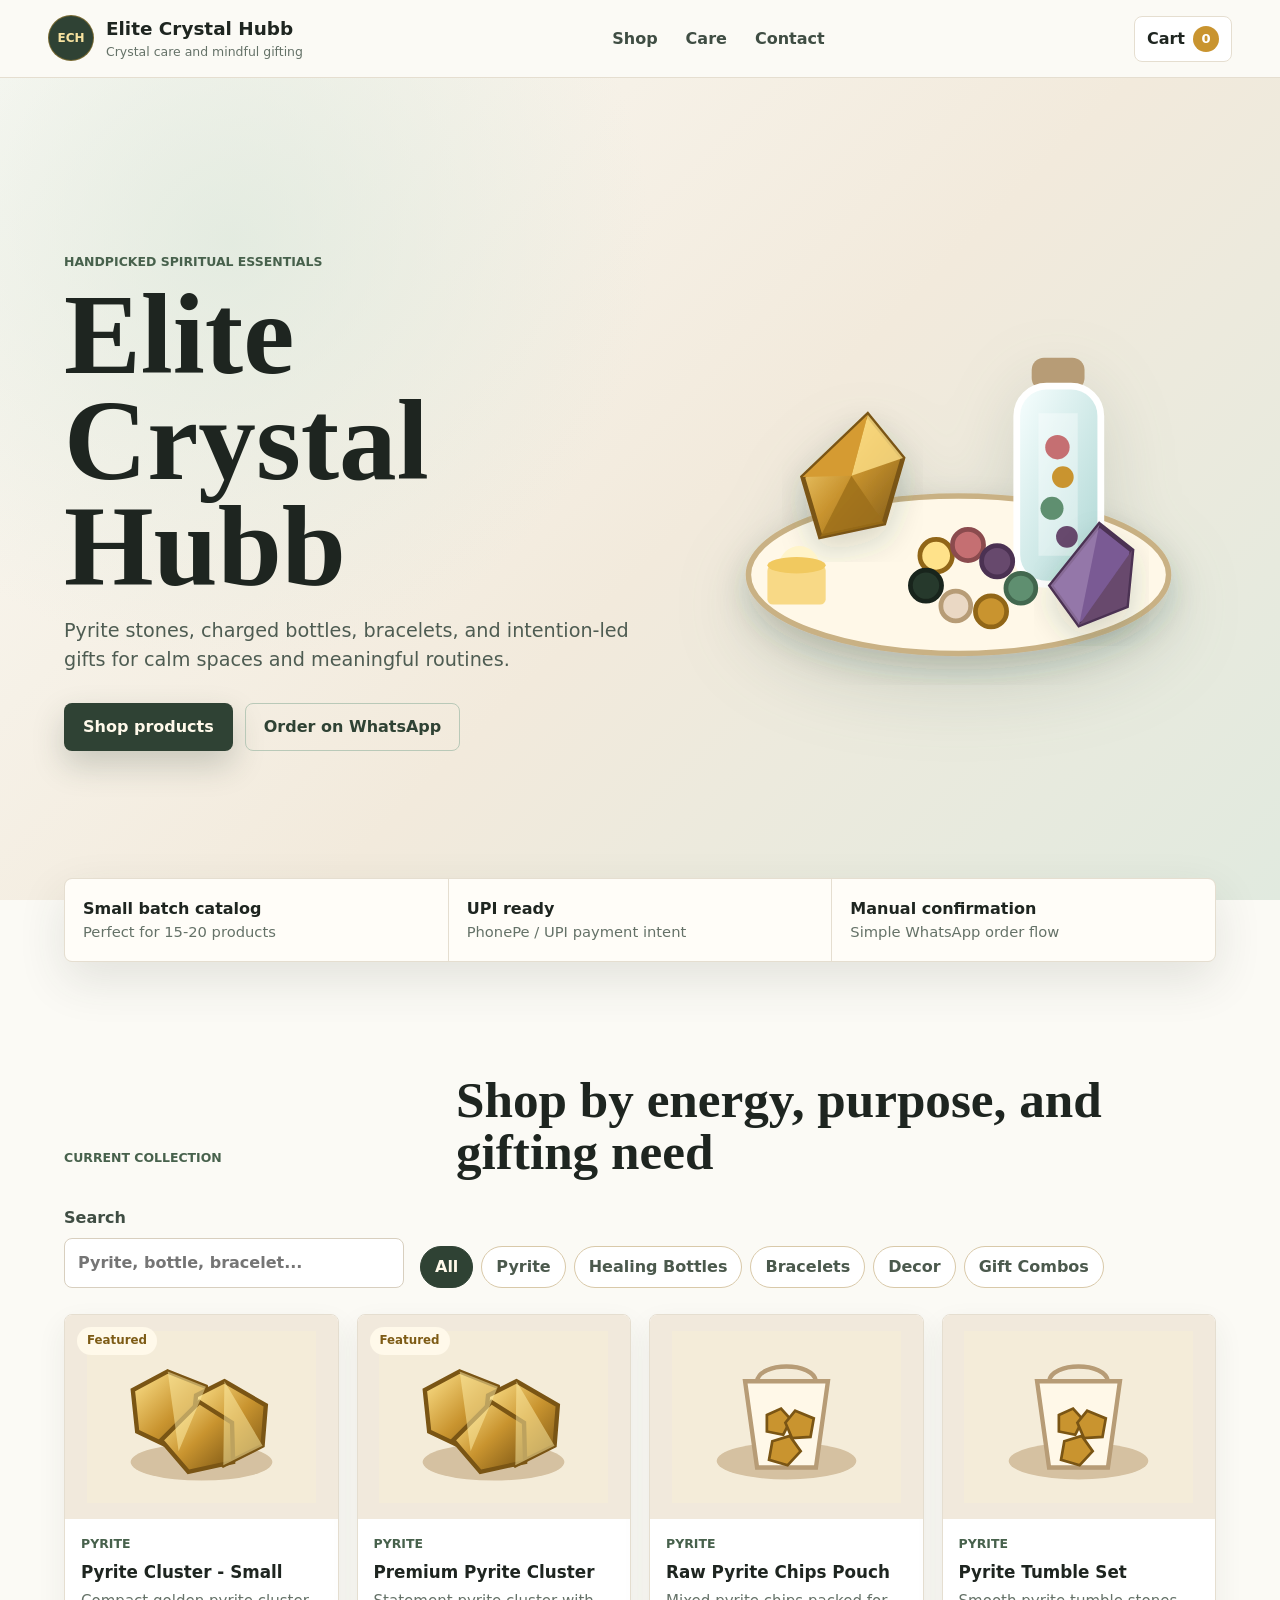
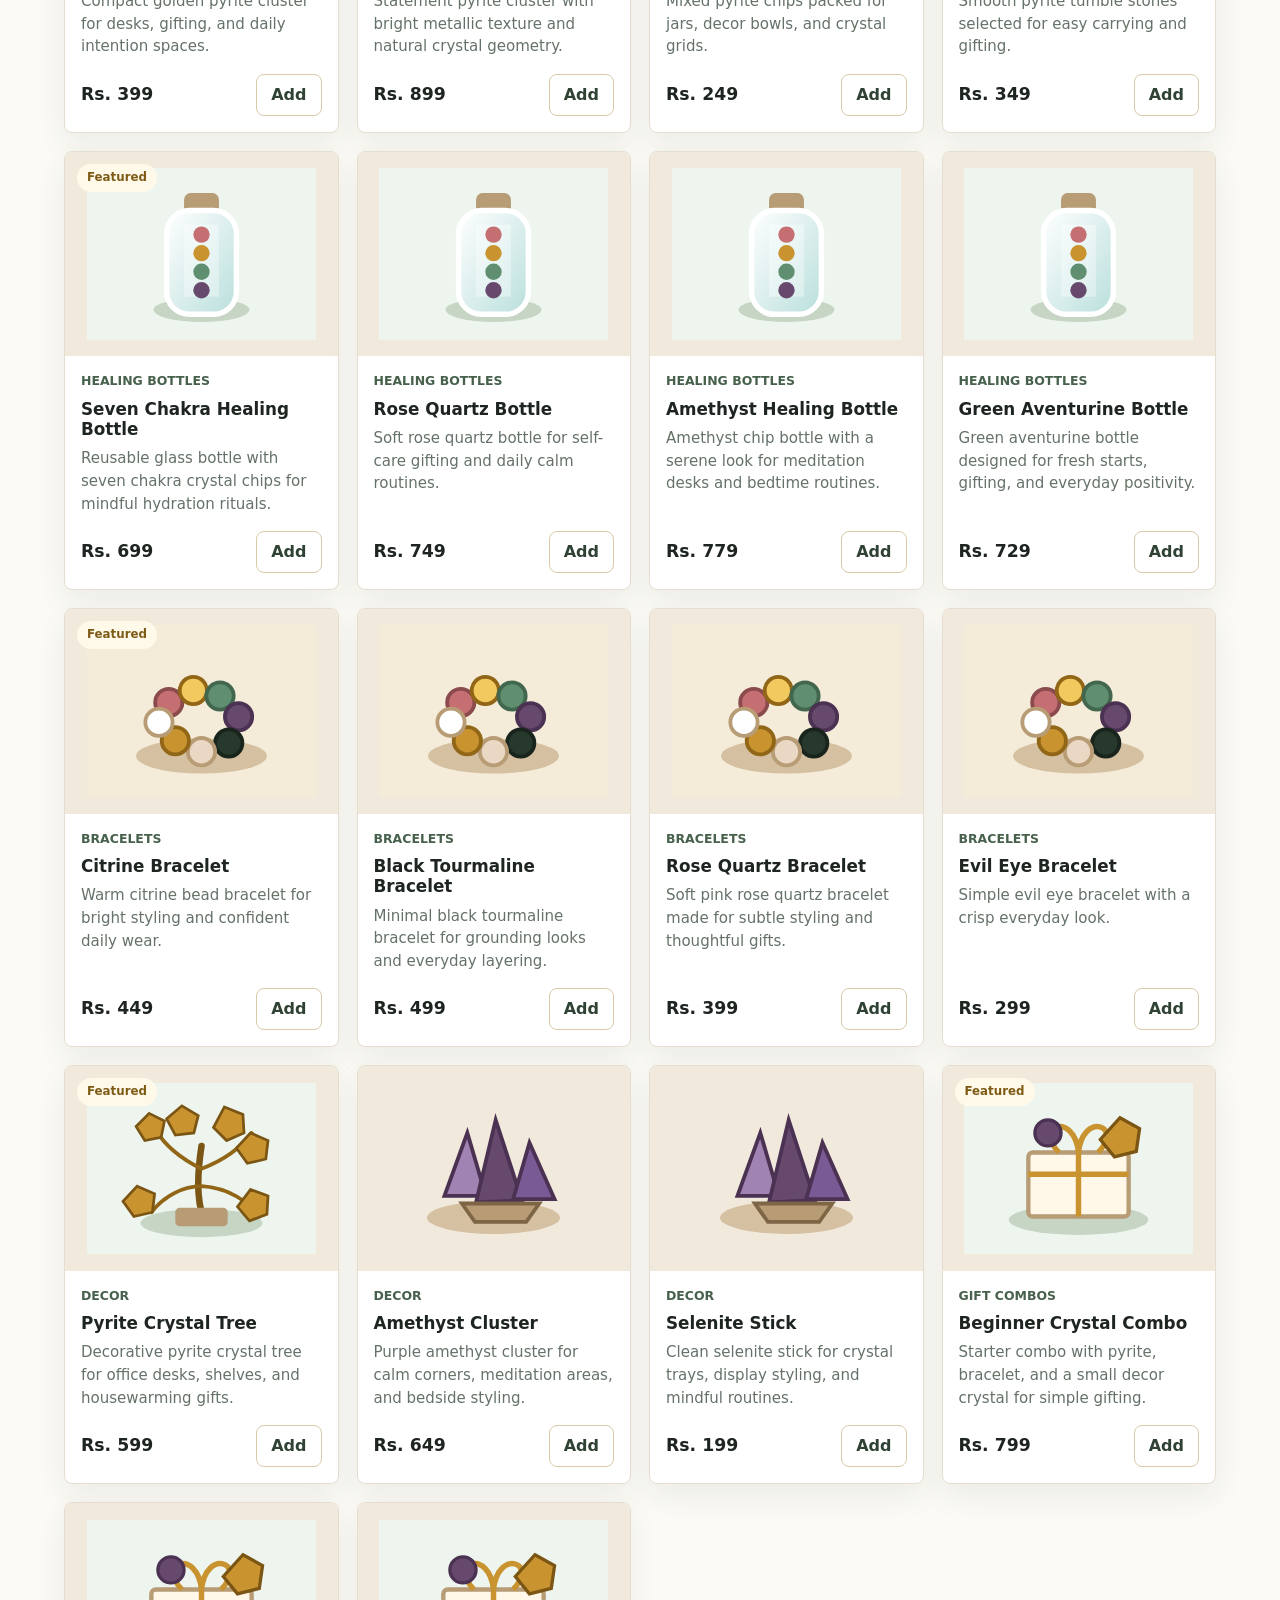
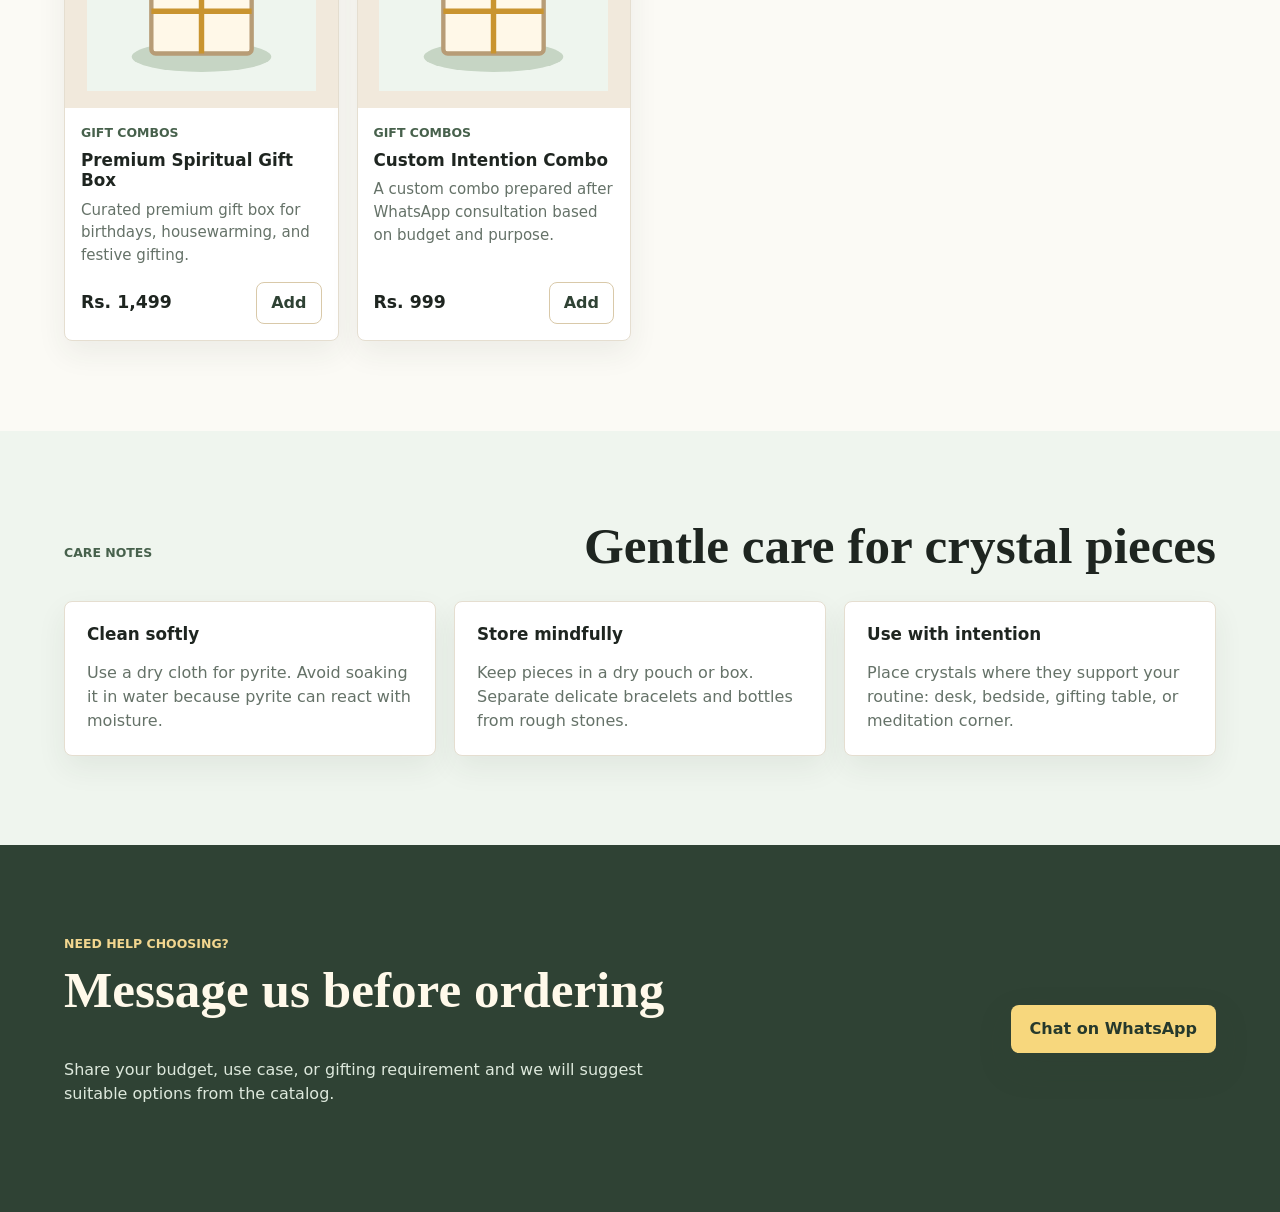
<file: index.html>
<!doctype html>
<html lang="en">
  <head>
    <meta charset="utf-8">
    <meta name="viewport" content="width=device-width, initial-scale=1">
    <meta name="description" content="Elite Crystal Hubb - pyrite stones, healing bottles, bracelets, and spiritual essentials.">
    <title>Elite Crystal Hubb</title>
    <link rel="preconnect" href="https://wa.me">
    <link rel="stylesheet" href="assets/css/styles.css">
  </head>
  <body>
    <header class="site-header" data-header>
      <a class="brand" href="#home" aria-label="Elite Crystal Hubb home">
        <span class="brand-mark" aria-hidden="true">ECH</span>
        <span>
          <strong>Elite Crystal Hubb</strong>
          <small>Crystal care and mindful gifting</small>
        </span>
      </a>
      <nav class="site-nav" aria-label="Primary navigation">
        <a href="#shop">Shop</a>
        <a href="#rituals">Care</a>
        <a href="#contact">Contact</a>
      </nav>
      <button class="icon-button cart-open" type="button" data-open-cart aria-label="Open cart">
        <span aria-hidden="true">Cart</span>
        <strong data-cart-count>0</strong>
      </button>
    </header>

    <main id="home">
      <section class="hero">
        <div class="hero-copy">
          <p class="eyebrow">Handpicked spiritual essentials</p>
          <h1>Elite Crystal Hubb</h1>
          <p class="hero-text">Pyrite stones, charged bottles, bracelets, and intention-led gifts for calm spaces and meaningful routines.</p>
          <div class="hero-actions">
            <a class="button primary" href="#shop">Shop products</a>
            <a class="button ghost" href="#contact">Order on WhatsApp</a>
          </div>
        </div>
        <div class="hero-visual" aria-label="Crystal product arrangement">
          <img src="assets/images/hero-crystals.svg" alt="Pyrite stones, crystal bottle, bracelet, and candle arranged on a ritual tray">
        </div>
      </section>

      <section class="trust-strip" aria-label="Store highlights">
        <div>
          <strong>Small batch catalog</strong>
          <span>Perfect for 15-20 products</span>
        </div>
        <div>
          <strong>UPI ready</strong>
          <span>PhonePe / UPI payment intent</span>
        </div>
        <div>
          <strong>Manual confirmation</strong>
          <span>Simple WhatsApp order flow</span>
        </div>
      </section>

      <section class="shop-section" id="shop">
        <div class="section-heading">
          <p class="eyebrow">Current collection</p>
          <h2>Shop by energy, purpose, and gifting need</h2>
        </div>

        <div class="shop-toolbar" aria-label="Product filters">
          <label class="search-field">
            <span>Search</span>
            <input type="search" data-search placeholder="Pyrite, bottle, bracelet...">
          </label>
          <div class="category-tabs" data-categories aria-label="Categories"></div>
        </div>

        <div class="product-grid" data-product-grid aria-live="polite"></div>
      </section>

      <section class="ritual-section" id="rituals">
        <div class="section-heading">
          <p class="eyebrow">Care notes</p>
          <h2>Gentle care for crystal pieces</h2>
        </div>
        <div class="care-grid">
          <article>
            <h3>Clean softly</h3>
            <p>Use a dry cloth for pyrite. Avoid soaking it in water because pyrite can react with moisture.</p>
          </article>
          <article>
            <h3>Store mindfully</h3>
            <p>Keep pieces in a dry pouch or box. Separate delicate bracelets and bottles from rough stones.</p>
          </article>
          <article>
            <h3>Use with intention</h3>
            <p>Place crystals where they support your routine: desk, bedside, gifting table, or meditation corner.</p>
          </article>
        </div>
      </section>

      <section class="contact-section" id="contact">
        <div>
          <p class="eyebrow">Need help choosing?</p>
          <h2>Message us before ordering</h2>
          <p>Share your budget, use case, or gifting requirement and we will suggest suitable options from the catalog.</p>
        </div>
        <a class="button primary" data-whatsapp-link href="#" target="_blank" rel="noopener">Chat on WhatsApp</a>
      </section>
    </main>

    <aside class="cart-drawer" data-cart-drawer aria-hidden="true" aria-label="Shopping cart">
      <div class="cart-panel">
        <div class="cart-head">
          <div>
            <p class="eyebrow">Your selection</p>
            <h2>Cart</h2>
          </div>
          <button class="icon-button" type="button" data-close-cart aria-label="Close cart">Close</button>
        </div>
        <div class="cart-items" data-cart-items></div>
        <div class="cart-empty" data-cart-empty>
          <strong>Your cart is empty</strong>
          <span>Add a product to begin.</span>
        </div>
        <form class="checkout-form" data-checkout-form>
          <label>
            Full name
            <input name="name" autocomplete="name" required>
          </label>
          <label>
            Mobile number
            <input name="phone" inputmode="tel" autocomplete="tel" required>
          </label>
          <label>
            Delivery address
            <textarea name="address" rows="3" required></textarea>
          </label>
          <label>
            Notes
            <textarea name="notes" rows="2" placeholder="Gift packing, preferred stone size, delivery timing..."></textarea>
          </label>
          <div class="cart-total">
            <span>Total</span>
            <strong data-cart-total>Rs. 0</strong>
          </div>
          <button class="button primary full" type="submit">Send order on WhatsApp</button>
          <a class="button secondary full" data-upi-link href="#">Pay with PhonePe / UPI</a>
          <p class="fineprint">Payment is confirmed manually after you share the UPI transaction screenshot or UTR on WhatsApp.</p>
        </form>
      </div>
    </aside>

    <div class="toast" data-toast role="status" aria-live="polite"></div>

    <script src="assets/js/products.js"></script>
    <script src="assets/js/shop.js"></script>
  </body>
</html>
</file>
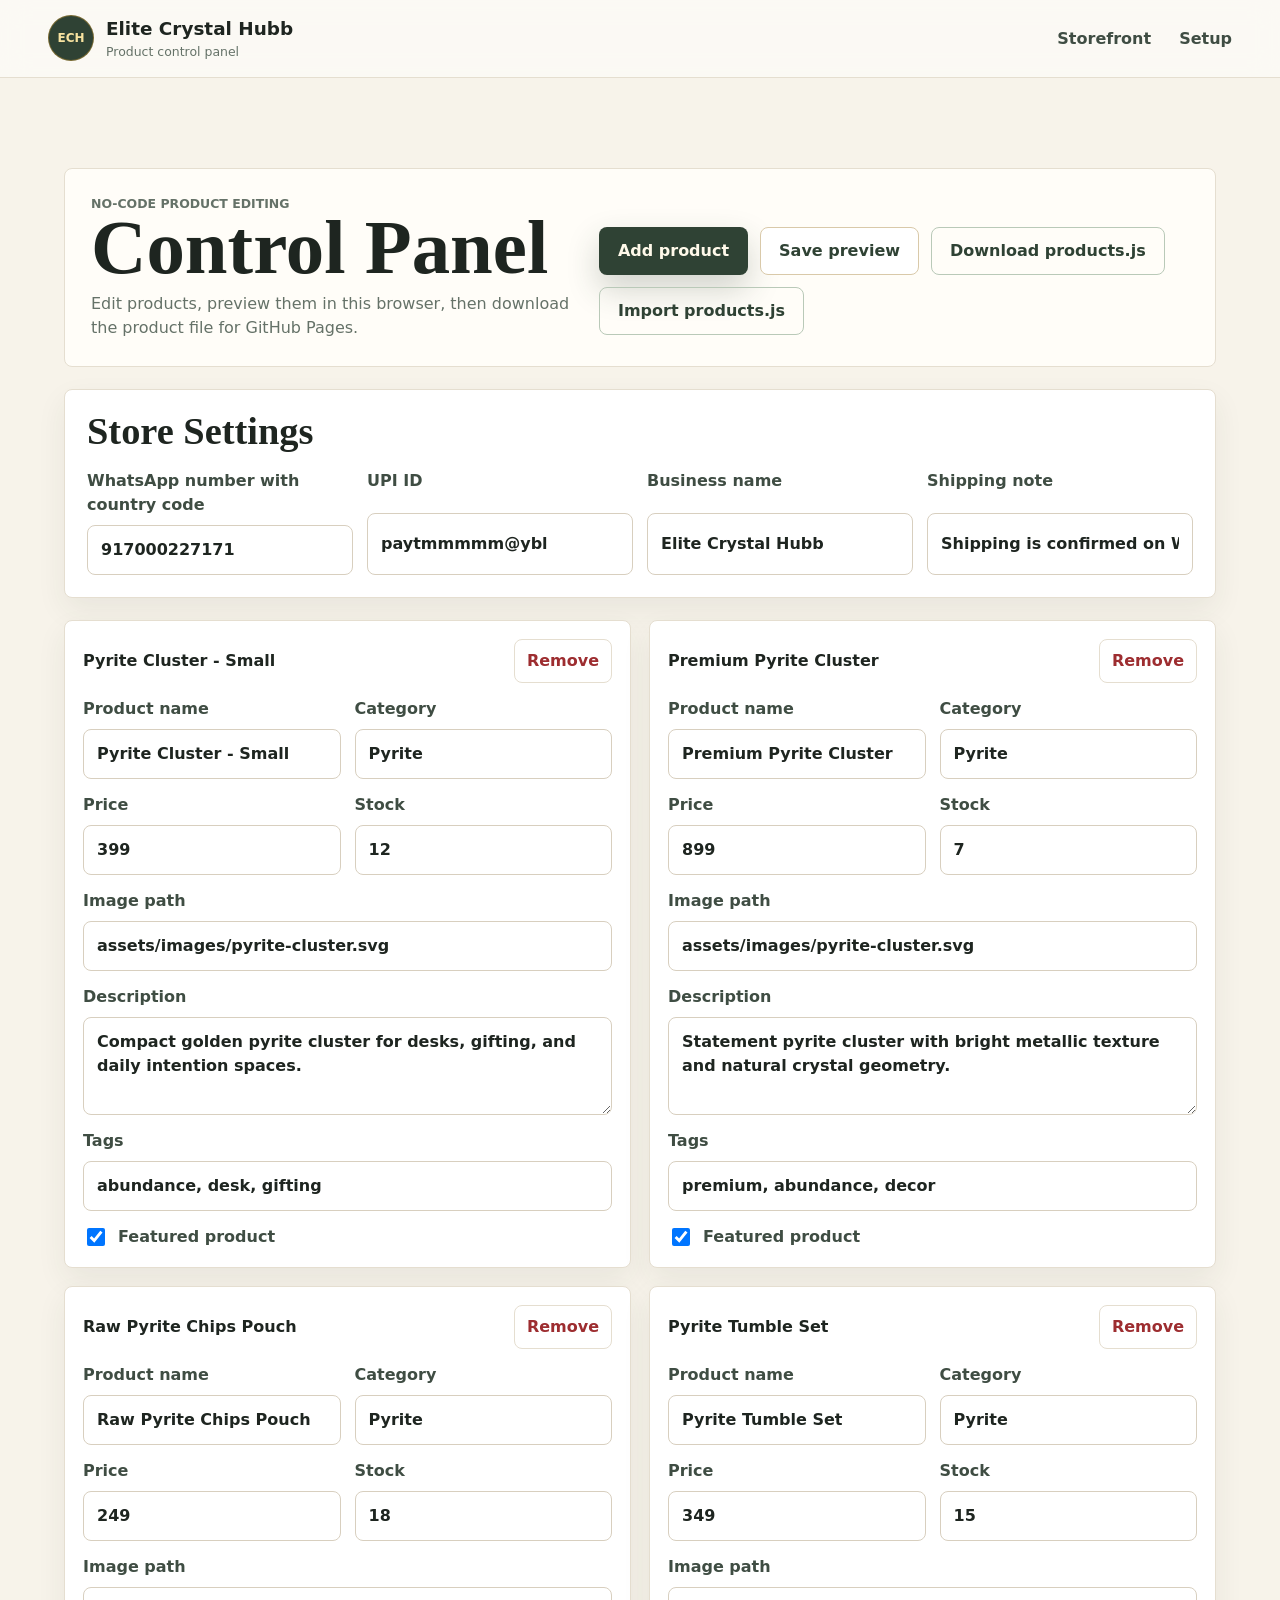
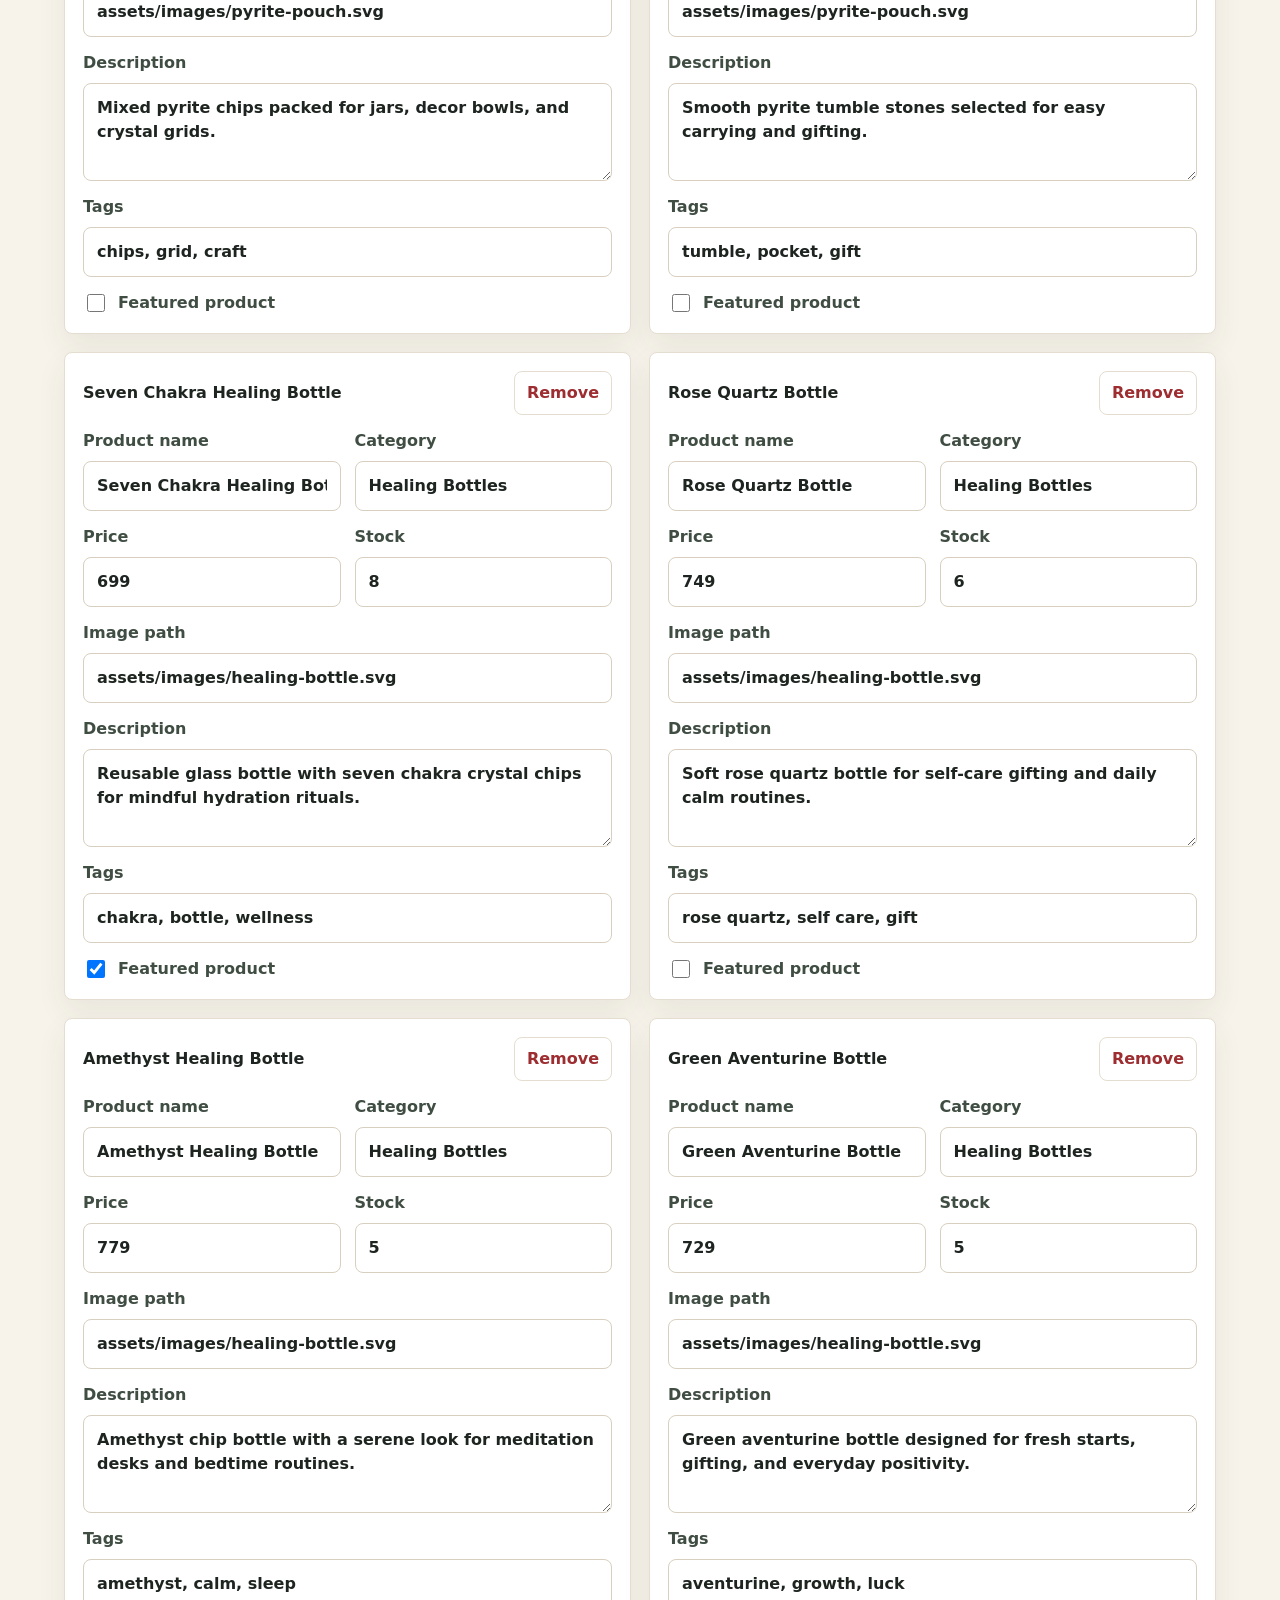
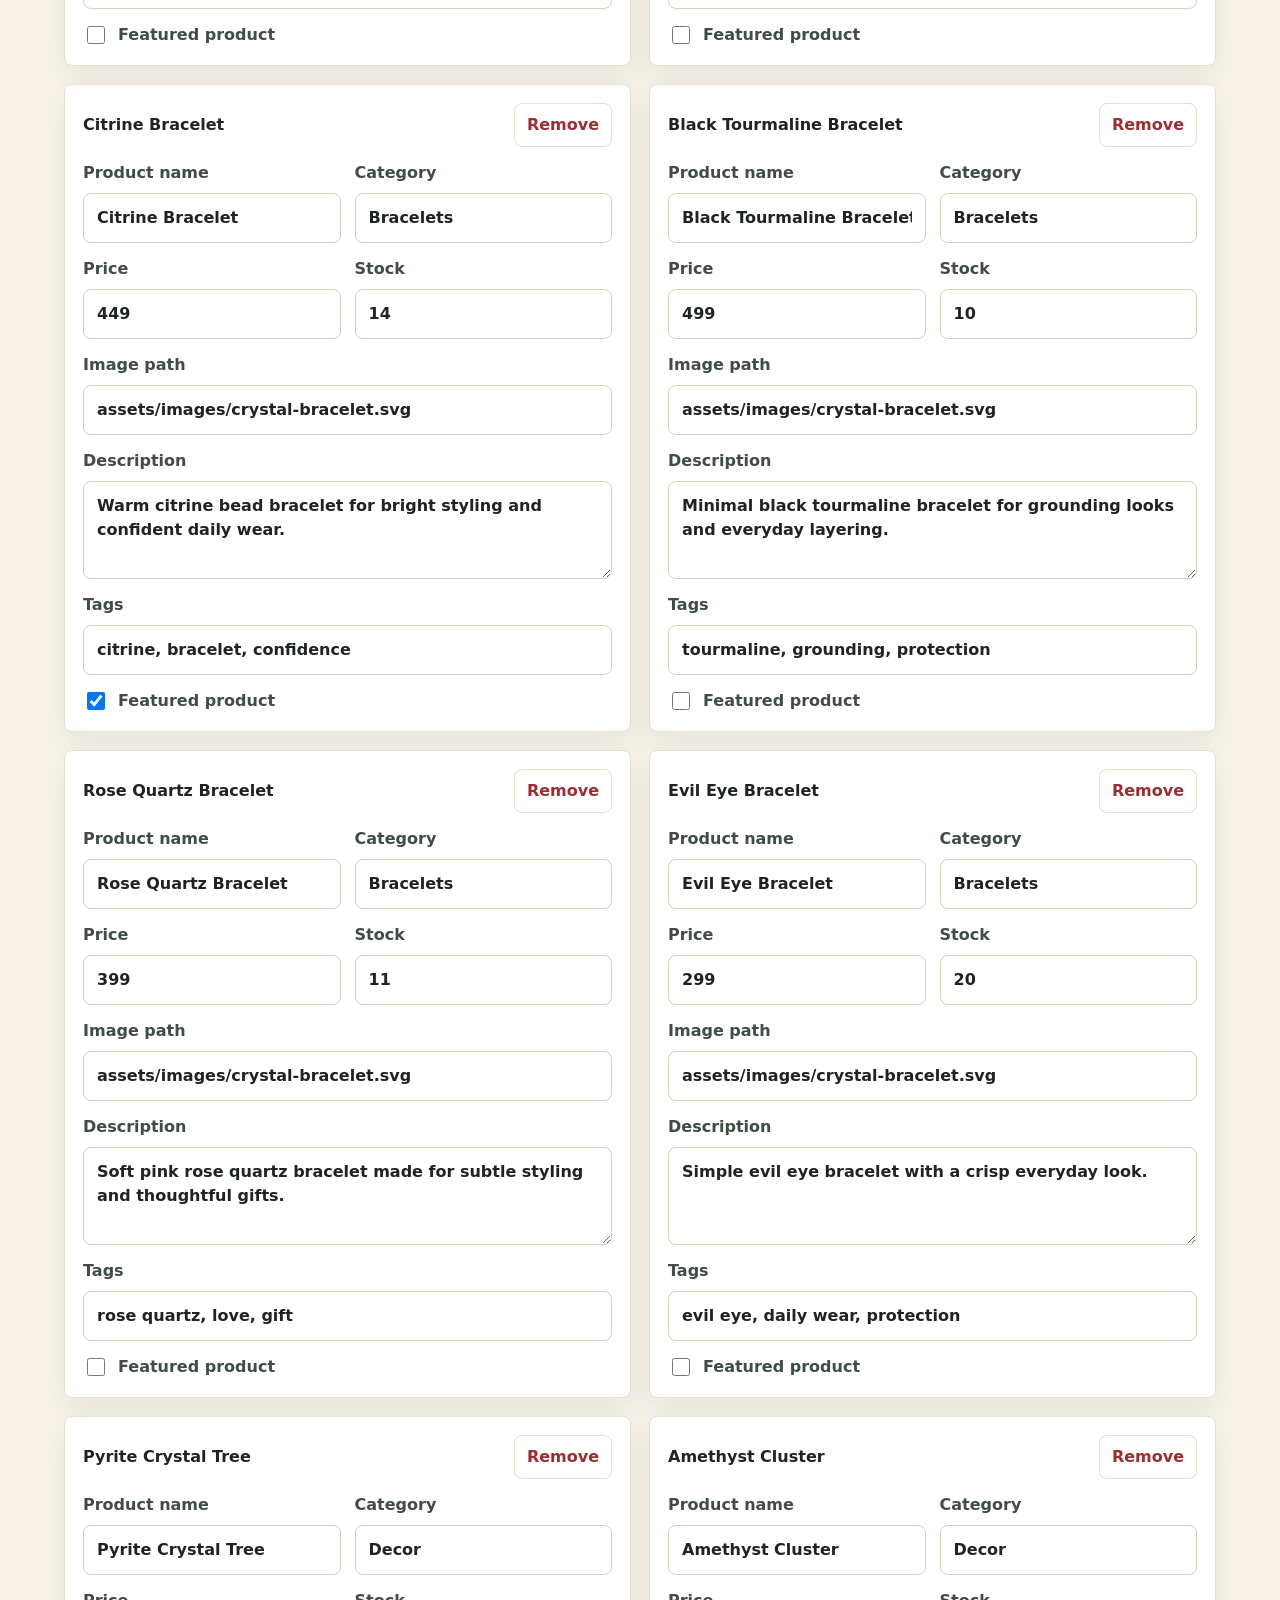
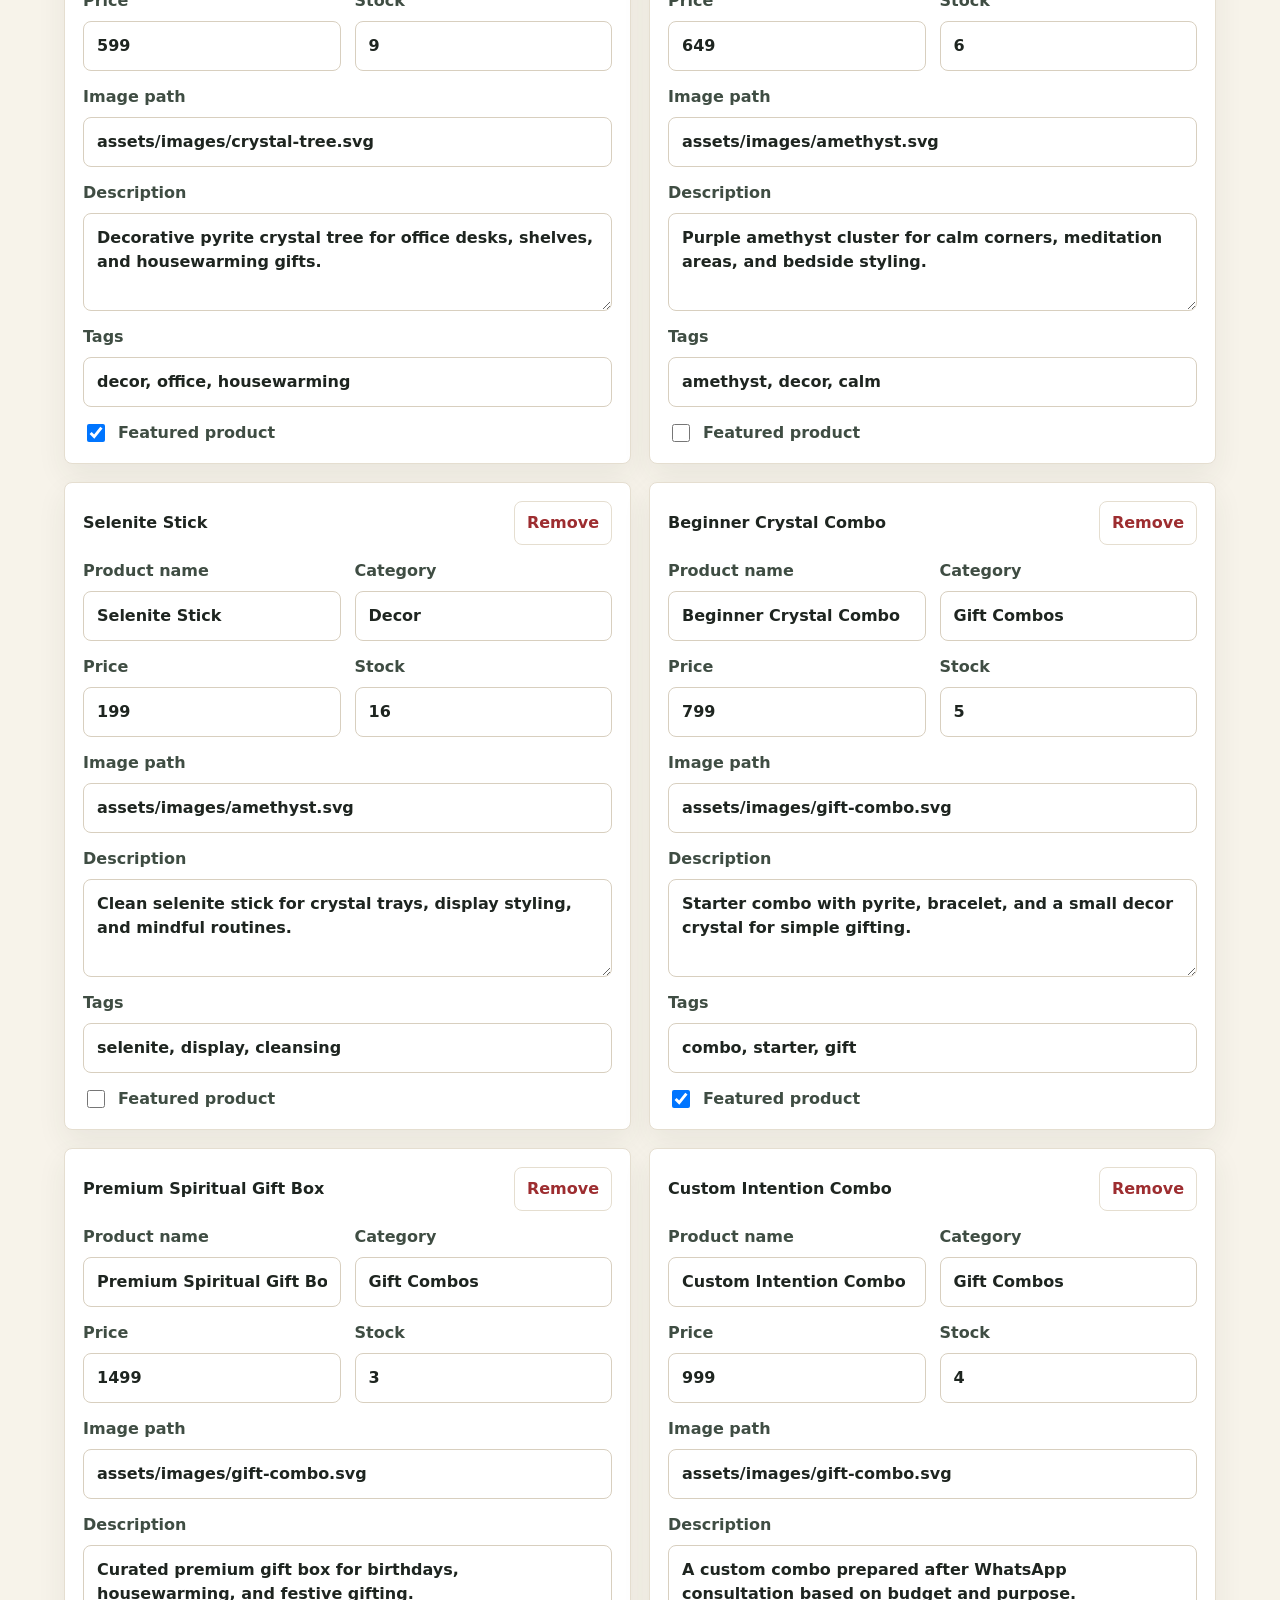
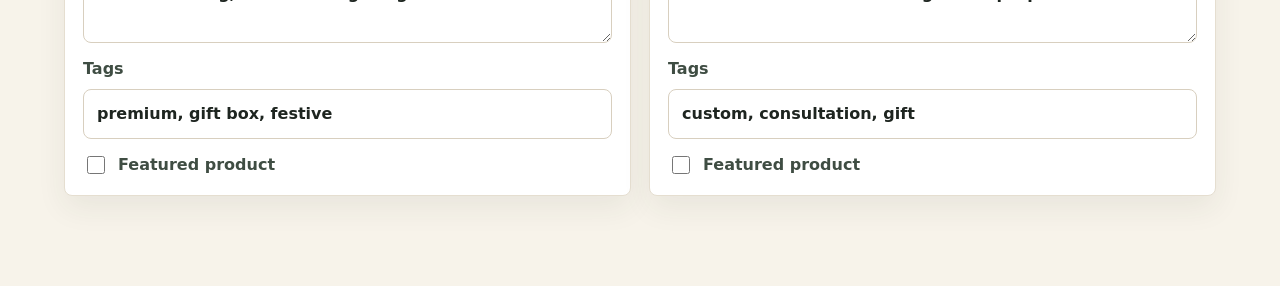
<file: admin.html>
<!doctype html>
<html lang="en">
  <head>
    <meta charset="utf-8">
    <meta name="viewport" content="width=device-width, initial-scale=1">
    <meta name="robots" content="noindex">
    <title>Product Control Panel - Elite Crystal Hubb</title>
    <link rel="stylesheet" href="assets/css/styles.css">
  </head>
  <body class="admin-body">
    <header class="site-header">
      <a class="brand" href="index.html">
        <span class="brand-mark" aria-hidden="true">ECH</span>
        <span>
          <strong>Elite Crystal Hubb</strong>
          <small>Product control panel</small>
        </span>
      </a>
      <nav class="site-nav" aria-label="Admin links">
        <a href="index.html">Storefront</a>
        <a href="README.md">Setup</a>
      </nav>
    </header>

    <main class="admin-shell">
      <section class="admin-hero">
        <div>
          <p class="eyebrow">No-code product editing</p>
          <h1>Control Panel</h1>
          <p>Edit products, preview them in this browser, then download the product file for GitHub Pages.</p>
        </div>
        <div class="admin-actions">
          <button class="button primary" type="button" data-add-product>Add product</button>
          <button class="button secondary" type="button" data-save-preview>Save preview</button>
          <button class="button ghost" type="button" data-export>Download products.js</button>
          <label class="button ghost file-button">
            Import products.js
            <input type="file" accept=".js,.json" data-import>
          </label>
        </div>
      </section>

      <section class="settings-panel" aria-label="Store settings">
        <h2>Store Settings</h2>
        <div class="settings-grid">
          <label>
            WhatsApp number with country code
            <input data-setting="whatsappNumber" placeholder="919999999999">
          </label>
          <label>
            UPI ID
            <input data-setting="upiId" placeholder="yourbusiness@upi">
          </label>
          <label>
            Business name
            <input data-setting="businessName" placeholder="Elite Crystal Hubb">
          </label>
          <label>
            Shipping note
            <input data-setting="shippingNote" placeholder="Shipping calculated after address confirmation">
          </label>
        </div>
      </section>

      <section class="admin-grid" data-admin-list aria-label="Product editor"></section>
    </main>

    <template id="product-editor-template">
      <article class="product-editor">
        <div class="editor-head">
          <strong data-editor-title>Product</strong>
          <button class="icon-button danger" type="button" data-remove>Remove</button>
        </div>
        <div class="editor-fields">
          <label>
            Product name
            <input data-field="name" required>
          </label>
          <label>
            Category
            <input data-field="category" required>
          </label>
          <label>
            Price
            <input data-field="price" type="number" min="0" step="1" required>
          </label>
          <label>
            Stock
            <input data-field="stock" type="number" min="0" step="1">
          </label>
          <label class="wide">
            Image path
            <input data-field="image" placeholder="assets/images/pyrite.svg">
          </label>
          <label class="wide">
            Description
            <textarea data-field="description" rows="3"></textarea>
          </label>
          <label class="wide">
            Tags
            <input data-field="tags" placeholder="abundance, decor, gifting">
          </label>
          <label class="switch-row">
            <input data-field="featured" type="checkbox">
            Featured product
          </label>
        </div>
      </article>
    </template>

    <div class="toast" data-toast role="status" aria-live="polite"></div>
    <script src="assets/js/products.js"></script>
    <script src="assets/js/admin.js"></script>
  </body>
</html>
</file>
<file: assets/css/styles.css>
:root {
  color-scheme: light;
  --ink: #1e2520;
  --muted: #657268;
  --paper: #fbfaf5;
  --surface: #ffffff;
  --sage: #dce8dc;
  --moss: #47614c;
  --gold: #c9942f;
  --rose: #c56f72;
  --plum: #67496d;
  --line: #e5ded0;
  --shadow: 0 18px 48px rgba(47, 58, 48, 0.12);
  --radius: 8px;
  font-family: Inter, ui-sans-serif, system-ui, -apple-system, BlinkMacSystemFont, "Segoe UI", sans-serif;
}

* {
  box-sizing: border-box;
}

html {
  scroll-behavior: smooth;
}

body {
  margin: 0;
  background: var(--paper);
  color: var(--ink);
  line-height: 1.5;
}

img {
  display: block;
  max-width: 100%;
}

a {
  color: inherit;
  text-decoration: none;
}

button,
input,
textarea {
  font: inherit;
}

.site-header {
  position: sticky;
  top: 0;
  z-index: 20;
  display: flex;
  align-items: center;
  justify-content: space-between;
  gap: 18px;
  min-height: 78px;
  padding: 14px clamp(16px, 4vw, 48px);
  background: rgba(251, 250, 245, 0.92);
  border-bottom: 1px solid var(--line);
  backdrop-filter: blur(14px);
}

.brand {
  display: inline-flex;
  align-items: center;
  gap: 12px;
  min-width: 0;
}

.brand-mark {
  display: grid;
  place-items: center;
  width: 46px;
  height: 46px;
  flex: 0 0 auto;
  border: 1px solid rgba(201, 148, 47, 0.46);
  border-radius: 50%;
  background: #2f4234;
  color: #f8e3a0;
  font-size: 0.75rem;
  font-weight: 800;
}

.brand strong,
.brand small {
  display: block;
}

.brand strong {
  font-size: clamp(1rem, 2vw, 1.15rem);
}

.brand small {
  color: var(--muted);
  font-size: 0.78rem;
}

.site-nav {
  display: flex;
  align-items: center;
  gap: clamp(12px, 3vw, 28px);
  color: #3f4d43;
  font-weight: 700;
}

.site-nav a {
  padding-block: 8px;
}

.hero {
  display: grid;
  grid-template-columns: minmax(0, 1fr) minmax(280px, 0.9fr);
  align-items: center;
  min-height: calc(100vh - 78px);
  padding: clamp(34px, 6vw, 84px) clamp(16px, 5vw, 72px) clamp(28px, 4vw, 58px);
  gap: clamp(24px, 5vw, 68px);
  background:
    radial-gradient(circle at 18% 20%, rgba(220, 232, 220, 0.72), transparent 34%),
    linear-gradient(135deg, #fbfaf5 0%, #f2eadc 54%, #e1eadf 100%);
}

.hero-copy {
  max-width: 720px;
}

.eyebrow {
  margin: 0 0 10px;
  color: var(--moss);
  font-size: 0.78rem;
  font-weight: 800;
  letter-spacing: 0;
  text-transform: uppercase;
}

h1,
h2,
h3,
p {
  margin-top: 0;
}

h1 {
  margin-bottom: 18px;
  font-family: Georgia, "Times New Roman", serif;
  font-size: clamp(3.2rem, 9vw, 7.4rem);
  line-height: 0.92;
  letter-spacing: 0;
}

h2 {
  font-family: Georgia, "Times New Roman", serif;
  font-size: clamp(2rem, 4vw, 4rem);
  line-height: 1.02;
  letter-spacing: 0;
}

h3 {
  font-size: 1.05rem;
  line-height: 1.2;
}

.hero-text {
  max-width: 620px;
  color: #4e5c52;
  font-size: clamp(1rem, 2vw, 1.2rem);
}

.hero-actions,
.admin-actions {
  display: flex;
  flex-wrap: wrap;
  gap: 12px;
  margin-top: 28px;
}

.hero-visual {
  align-self: stretch;
  display: grid;
  place-items: center;
  min-height: 360px;
}

.hero-visual img {
  width: min(100%, 560px);
  filter: drop-shadow(0 28px 35px rgba(71, 97, 76, 0.18));
}

.button,
.icon-button {
  display: inline-flex;
  align-items: center;
  justify-content: center;
  min-height: 44px;
  border: 1px solid transparent;
  border-radius: var(--radius);
  cursor: pointer;
  font-weight: 800;
  transition: transform 160ms ease, box-shadow 160ms ease, background 160ms ease;
}

.button {
  gap: 8px;
  padding: 11px 18px;
}

.button:hover,
.icon-button:hover {
  transform: translateY(-1px);
}

.button.primary {
  background: #2f4234;
  color: #fff9ea;
  box-shadow: 0 14px 32px rgba(47, 66, 52, 0.22);
}

.button.secondary {
  background: #fff;
  border-color: #d9c9a9;
  color: #2f4234;
}

.button.ghost {
  background: transparent;
  border-color: #b9c9b8;
  color: #2f4234;
}

.button.small {
  min-height: 38px;
  padding: 8px 14px;
}

.button.full {
  width: 100%;
}

.button.disabled,
.button:disabled {
  cursor: not-allowed;
  opacity: 0.58;
}

.icon-button {
  min-width: 44px;
  padding: 9px 12px;
  background: #fff;
  border-color: var(--line);
  color: var(--ink);
}

.cart-open {
  gap: 8px;
}

.cart-open strong {
  display: grid;
  place-items: center;
  width: 26px;
  height: 26px;
  border-radius: 50%;
  background: var(--gold);
  color: #fff;
  font-size: 0.82rem;
}

.trust-strip {
  display: grid;
  grid-template-columns: repeat(3, 1fr);
  gap: 1px;
  margin: 0 clamp(16px, 5vw, 72px);
  border: 1px solid var(--line);
  border-radius: var(--radius);
  overflow: hidden;
  transform: translateY(-22px);
  background: var(--line);
  box-shadow: var(--shadow);
}

.trust-strip div {
  padding: 18px;
  background: #fffdf8;
}

.trust-strip strong,
.trust-strip span {
  display: block;
}

.trust-strip span {
  color: var(--muted);
  font-size: 0.92rem;
}

.shop-section,
.ritual-section,
.contact-section,
.admin-shell {
  padding: clamp(48px, 7vw, 92px) clamp(16px, 5vw, 72px);
}

.section-heading {
  display: flex;
  align-items: end;
  justify-content: space-between;
  gap: 24px;
  margin-bottom: 28px;
}

.section-heading h2 {
  max-width: 760px;
  margin-bottom: 0;
}

.shop-toolbar {
  display: grid;
  grid-template-columns: minmax(220px, 340px) 1fr;
  align-items: end;
  gap: 16px;
  margin-bottom: 26px;
}

label {
  display: grid;
  gap: 8px;
  color: #3f4d43;
  font-weight: 800;
}

input,
textarea {
  width: 100%;
  border: 1px solid #d8cfbf;
  border-radius: var(--radius);
  background: #fff;
  color: var(--ink);
  padding: 12px 13px;
  outline: none;
}

input:focus,
textarea:focus {
  border-color: var(--moss);
  box-shadow: 0 0 0 4px rgba(71, 97, 76, 0.14);
}

.category-tabs {
  display: flex;
  flex-wrap: wrap;
  gap: 8px;
}

.tab {
  min-height: 42px;
  padding: 8px 14px;
  border: 1px solid #d9c9a9;
  border-radius: 999px;
  background: #fff;
  color: #4b594d;
  cursor: pointer;
  font-weight: 800;
}

.tab.active {
  border-color: #2f4234;
  background: #2f4234;
  color: #fff9ea;
}

.product-grid {
  display: grid;
  grid-template-columns: repeat(4, minmax(0, 1fr));
  gap: 18px;
}

.product-card,
.care-grid article,
.settings-panel,
.product-editor {
  border: 1px solid var(--line);
  border-radius: var(--radius);
  background: var(--surface);
  box-shadow: 0 12px 30px rgba(47, 58, 48, 0.07);
}

.product-card {
  display: grid;
  grid-template-rows: auto 1fr;
  min-height: 100%;
  overflow: hidden;
}

.product-media {
  position: relative;
  display: grid;
  place-items: center;
  aspect-ratio: 4 / 3;
  background: #f1e9dc;
}

.product-media img {
  width: 84%;
  height: 84%;
  object-fit: contain;
}

.badge {
  position: absolute;
  top: 12px;
  left: 12px;
  padding: 5px 10px;
  border-radius: 999px;
  background: #fff9ea;
  color: #7d5b15;
  font-size: 0.74rem;
  font-weight: 900;
}

.product-body {
  display: grid;
  grid-template-rows: auto auto 1fr auto;
  gap: 8px;
  padding: 16px;
}

.product-category {
  color: var(--moss);
  font-size: 0.78rem;
  font-weight: 900;
  text-transform: uppercase;
}

.product-body h3,
.product-body p {
  margin-bottom: 0;
}

.product-body p {
  color: var(--muted);
  font-size: 0.94rem;
}

.product-foot {
  display: flex;
  align-items: center;
  justify-content: space-between;
  gap: 12px;
  margin-top: 8px;
}

.product-foot strong {
  font-size: 1.08rem;
}

.empty-state {
  grid-column: 1 / -1;
  padding: 44px;
  border: 1px dashed #c7bca9;
  border-radius: var(--radius);
  color: var(--muted);
  text-align: center;
}

.ritual-section {
  background: #eff5ee;
}

.care-grid {
  display: grid;
  grid-template-columns: repeat(3, 1fr);
  gap: 18px;
}

.care-grid article {
  padding: 22px;
}

.care-grid p {
  margin-bottom: 0;
  color: var(--muted);
}

.contact-section {
  display: flex;
  align-items: center;
  justify-content: space-between;
  gap: 22px;
  background: #2f4234;
  color: #fff9ea;
}

.contact-section p {
  max-width: 640px;
  color: #dde8dc;
}

.contact-section .eyebrow {
  color: #f2d68f;
}

.contact-section .button.primary {
  background: #f7d77d;
  color: #26392c;
}

.cart-drawer {
  position: fixed;
  inset: 0;
  z-index: 40;
  display: flex;
  justify-content: end;
  background: rgba(30, 37, 32, 0.42);
  opacity: 0;
  pointer-events: none;
  transition: opacity 180ms ease;
}

.cart-drawer.open {
  opacity: 1;
  pointer-events: auto;
}

.cart-panel {
  width: min(100%, 440px);
  height: 100%;
  overflow: auto;
  padding: 22px;
  background: var(--paper);
  box-shadow: -18px 0 42px rgba(0, 0, 0, 0.18);
}

.cart-head {
  display: flex;
  align-items: start;
  justify-content: space-between;
  gap: 12px;
  margin-bottom: 18px;
}

.cart-head h2 {
  margin-bottom: 0;
}

.cart-items {
  display: grid;
  gap: 10px;
}

.cart-line {
  display: grid;
  grid-template-columns: 58px 1fr auto;
  gap: 12px;
  align-items: center;
  padding: 10px;
  border: 1px solid var(--line);
  border-radius: var(--radius);
  background: #fff;
}

.cart-line img {
  width: 58px;
  height: 58px;
  object-fit: contain;
  border-radius: var(--radius);
  background: #f1e9dc;
}

.cart-line strong,
.cart-line span {
  display: block;
}

.cart-line span {
  color: var(--muted);
  font-size: 0.9rem;
}

.quantity-controls {
  display: grid;
  grid-template-columns: 30px 28px 30px;
  align-items: center;
  text-align: center;
}

.quantity-controls button {
  width: 30px;
  height: 30px;
  border: 1px solid #d7c9b5;
  border-radius: 50%;
  background: #fff;
  cursor: pointer;
}

.cart-empty {
  display: grid;
  gap: 4px;
  padding: 24px;
  border: 1px dashed #c7bca9;
  border-radius: var(--radius);
  color: var(--muted);
}

.checkout-form {
  display: grid;
  gap: 13px;
  margin-top: 18px;
}

.cart-total {
  display: flex;
  align-items: center;
  justify-content: space-between;
  padding-block: 12px;
  border-top: 1px solid var(--line);
  font-size: 1.18rem;
}

.fineprint {
  margin: 0;
  color: var(--muted);
  font-size: 0.84rem;
}

.toast {
  position: fixed;
  right: 18px;
  bottom: 18px;
  z-index: 60;
  max-width: min(360px, calc(100vw - 36px));
  padding: 12px 14px;
  border-radius: var(--radius);
  background: #1f2f25;
  color: #fff;
  box-shadow: var(--shadow);
  opacity: 0;
  transform: translateY(10px);
  pointer-events: none;
  transition: opacity 160ms ease, transform 160ms ease;
}

.toast.show {
  opacity: 1;
  transform: translateY(0);
}

.admin-body {
  background: #f7f3ea;
}

.admin-shell {
  display: grid;
  gap: 22px;
}

.admin-hero {
  display: flex;
  align-items: center;
  justify-content: space-between;
  gap: 18px;
  padding: 26px;
  border: 1px solid var(--line);
  border-radius: var(--radius);
  background: #fffdf8;
}

.admin-hero h1 {
  margin-bottom: 8px;
  font-size: clamp(2.6rem, 6vw, 5rem);
}

.admin-hero p {
  max-width: 650px;
  margin-bottom: 0;
  color: var(--muted);
}

.settings-panel {
  padding: 22px;
}

.settings-panel h2 {
  margin-bottom: 18px;
  font-size: clamp(1.7rem, 3vw, 2.5rem);
}

.settings-grid,
.editor-fields {
  display: grid;
  grid-template-columns: repeat(4, minmax(0, 1fr));
  gap: 14px;
}

.admin-grid {
  display: grid;
  grid-template-columns: repeat(2, minmax(0, 1fr));
  gap: 18px;
}

.product-editor {
  padding: 18px;
}

.editor-head {
  display: flex;
  align-items: center;
  justify-content: space-between;
  gap: 14px;
  margin-bottom: 14px;
}

.editor-head strong {
  min-width: 0;
  overflow-wrap: anywhere;
}

.editor-fields {
  grid-template-columns: repeat(2, minmax(0, 1fr));
}

.editor-fields .wide {
  grid-column: 1 / -1;
}

.switch-row {
  display: flex;
  align-items: center;
  gap: 10px;
}

.switch-row input {
  width: 18px;
  height: 18px;
}

.danger {
  color: #9d2d30;
}

.file-button {
  position: relative;
  overflow: hidden;
}

.file-button input {
  position: absolute;
  inset: 0;
  opacity: 0;
  cursor: pointer;
}

@media (max-width: 1080px) {
  .product-grid {
    grid-template-columns: repeat(3, minmax(0, 1fr));
  }

  .settings-grid {
    grid-template-columns: repeat(2, minmax(0, 1fr));
  }
}

@media (max-width: 820px) {
  .site-header {
    position: static;
    flex-wrap: wrap;
  }

  .site-nav {
    order: 3;
    width: 100%;
    justify-content: space-between;
  }

  .hero {
    grid-template-columns: 1fr;
    min-height: auto;
  }

  .hero-visual {
    min-height: 260px;
  }

  .trust-strip,
  .care-grid,
  .admin-grid {
    grid-template-columns: 1fr;
  }

  .shop-toolbar {
    grid-template-columns: 1fr;
  }

  .product-grid {
    grid-template-columns: repeat(2, minmax(0, 1fr));
  }

  .section-heading,
  .contact-section,
  .admin-hero {
    align-items: stretch;
    flex-direction: column;
  }
}

@media (max-width: 560px) {
  .brand {
    width: calc(100% - 92px);
  }

  .brand small {
    display: none;
  }

  .product-grid,
  .settings-grid,
  .editor-fields {
    grid-template-columns: 1fr;
  }

  .trust-strip {
    margin-inline: 16px;
    transform: translateY(-10px);
  }

  .cart-line {
    grid-template-columns: 48px 1fr;
  }

  .quantity-controls {
    grid-column: 2;
    justify-self: start;
  }

  .hero-actions .button,
  .admin-actions .button,
  .admin-actions .file-button {
    width: 100%;
  }
}
</file>
